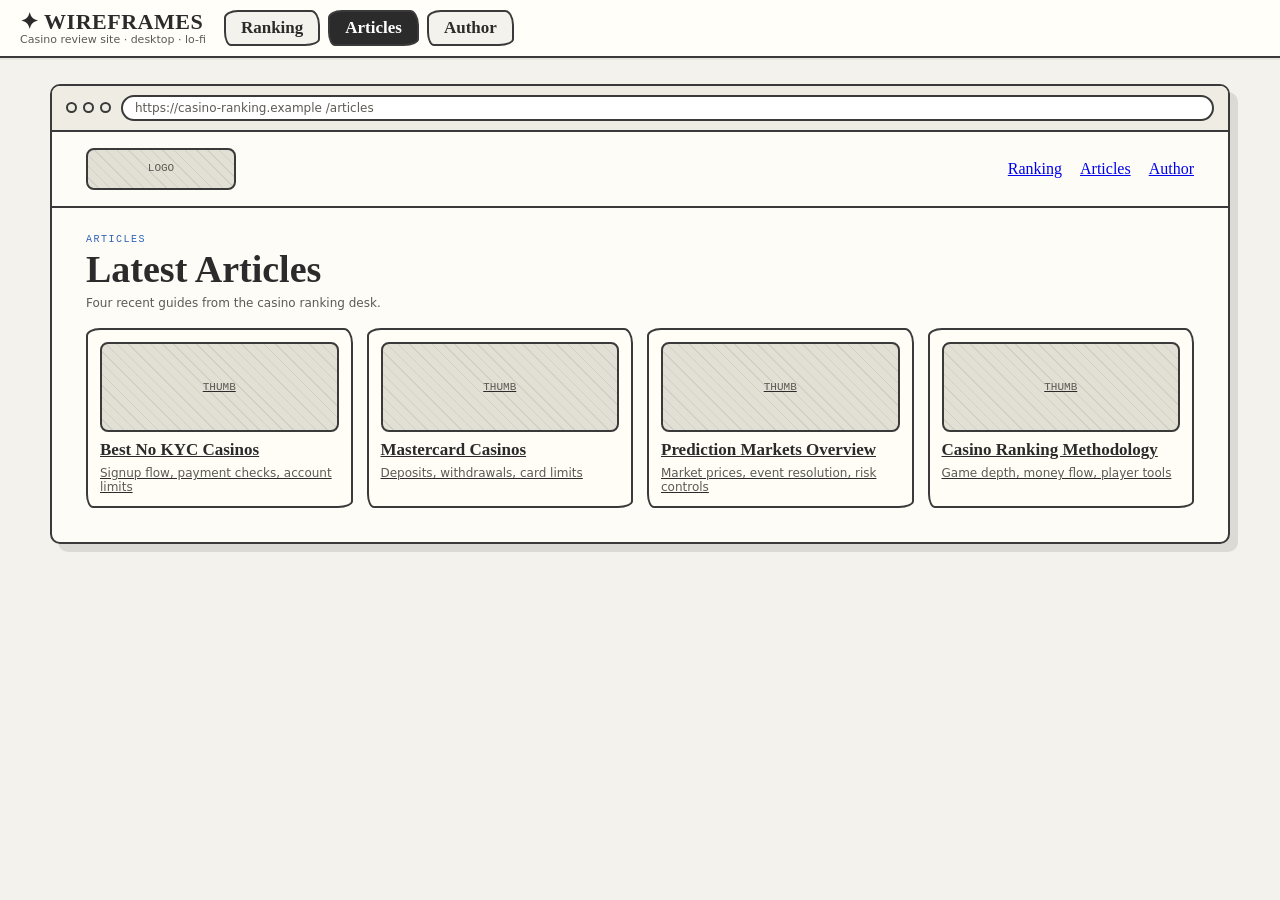
<file: articles.html>
<!DOCTYPE html>
<html lang="en">
<head>
  <meta charset="utf-8">
  <meta name="viewport" content="width=device-width, initial-scale=1">
  <title>Articles</title>
  <link rel="stylesheet" href="/style.css">
</head>
<body>
  <div class="toolbar">
    <div class="brand" style="line-height:1.05">✦ WIREFRAMES<small>Casino review site · desktop · lo-fi</small></div>
    <div class="tabs">
      <a href="/"><button class="tab">Ranking</button></a>
      <a href="/articles.html"><button class="tab active">Articles</button></a>
      <a href="/author.html"><button class="tab">Author</button></a>
    </div>
  </div>
  <div class="stage">
    <section class="page active" data-screen-label="Articles List">
      <div class="browser">
        <div class="bbar"><div class="dots"><i></i><i></i><i></i></div><div class="url">https://casino-ranking.example /articles</div></div>
        <div class="wrap between" style="padding-top:16px;padding-bottom:16px">
          <div class="ph" style="width:150px;height:42px">LOGO</div>
          <div class="row" style="gap:18px">
            <a class="hand" style="font-size:16px" href="./index.html">Ranking</a>
            <a class="hand" style="font-size:16px" href="./articles.html">Articles</a>
            <a class="hand" style="font-size:16px" href="./author.html">Author</a>
          </div>
        </div>
        <div style="border-top:2px solid var(--line)"></div>
        <main class="wrap" style="padding-top:26px;padding-bottom:34px">
          <div class="sec-label">Articles</div>
          <h1 class="wf">Latest Articles</h1>
          <p class="meta">Four recent guides from the casino ranking desk.</p>
          <div class="grid-4" style="margin-top:18px">
            <a class="box" style="padding:12px;display:block;color:inherit" href="./best-no-kyc-casinos.html">
              <div class="ph" style="height:90px;margin-bottom:8px">THUMB</div>
              <div class="hand" style="font-size:17px;font-weight:700">Best No KYC Casinos</div>
              <div class="meta">Signup flow, payment checks, account limits</div>
            </a>
            <a class="box" style="padding:12px;display:block;color:inherit" href="./mastercard-casinos.html">
              <div class="ph" style="height:90px;margin-bottom:8px">THUMB</div>
              <div class="hand" style="font-size:17px;font-weight:700">Mastercard Casinos</div>
              <div class="meta">Deposits, withdrawals, card limits</div>
            </a>
            <a class="box" style="padding:12px;display:block;color:inherit" href="./prediction-markets-overview.html">
              <div class="ph" style="height:90px;margin-bottom:8px">THUMB</div>
              <div class="hand" style="font-size:17px;font-weight:700">Prediction Markets Overview</div>
              <div class="meta">Market prices, event resolution, risk controls</div>
            </a>
            <a class="box" style="padding:12px;display:block;color:inherit" href="./casino-ranking-methodology.html">
              <div class="ph" style="height:90px;margin-bottom:8px">THUMB</div>
              <div class="hand" style="font-size:17px;font-weight:700">Casino Ranking Methodology</div>
              <div class="meta">Game depth, money flow, player tools</div>
            </a>
          </div>
        </main>
      </div>
    </section>
  </div>
</body>
</html>
</file>
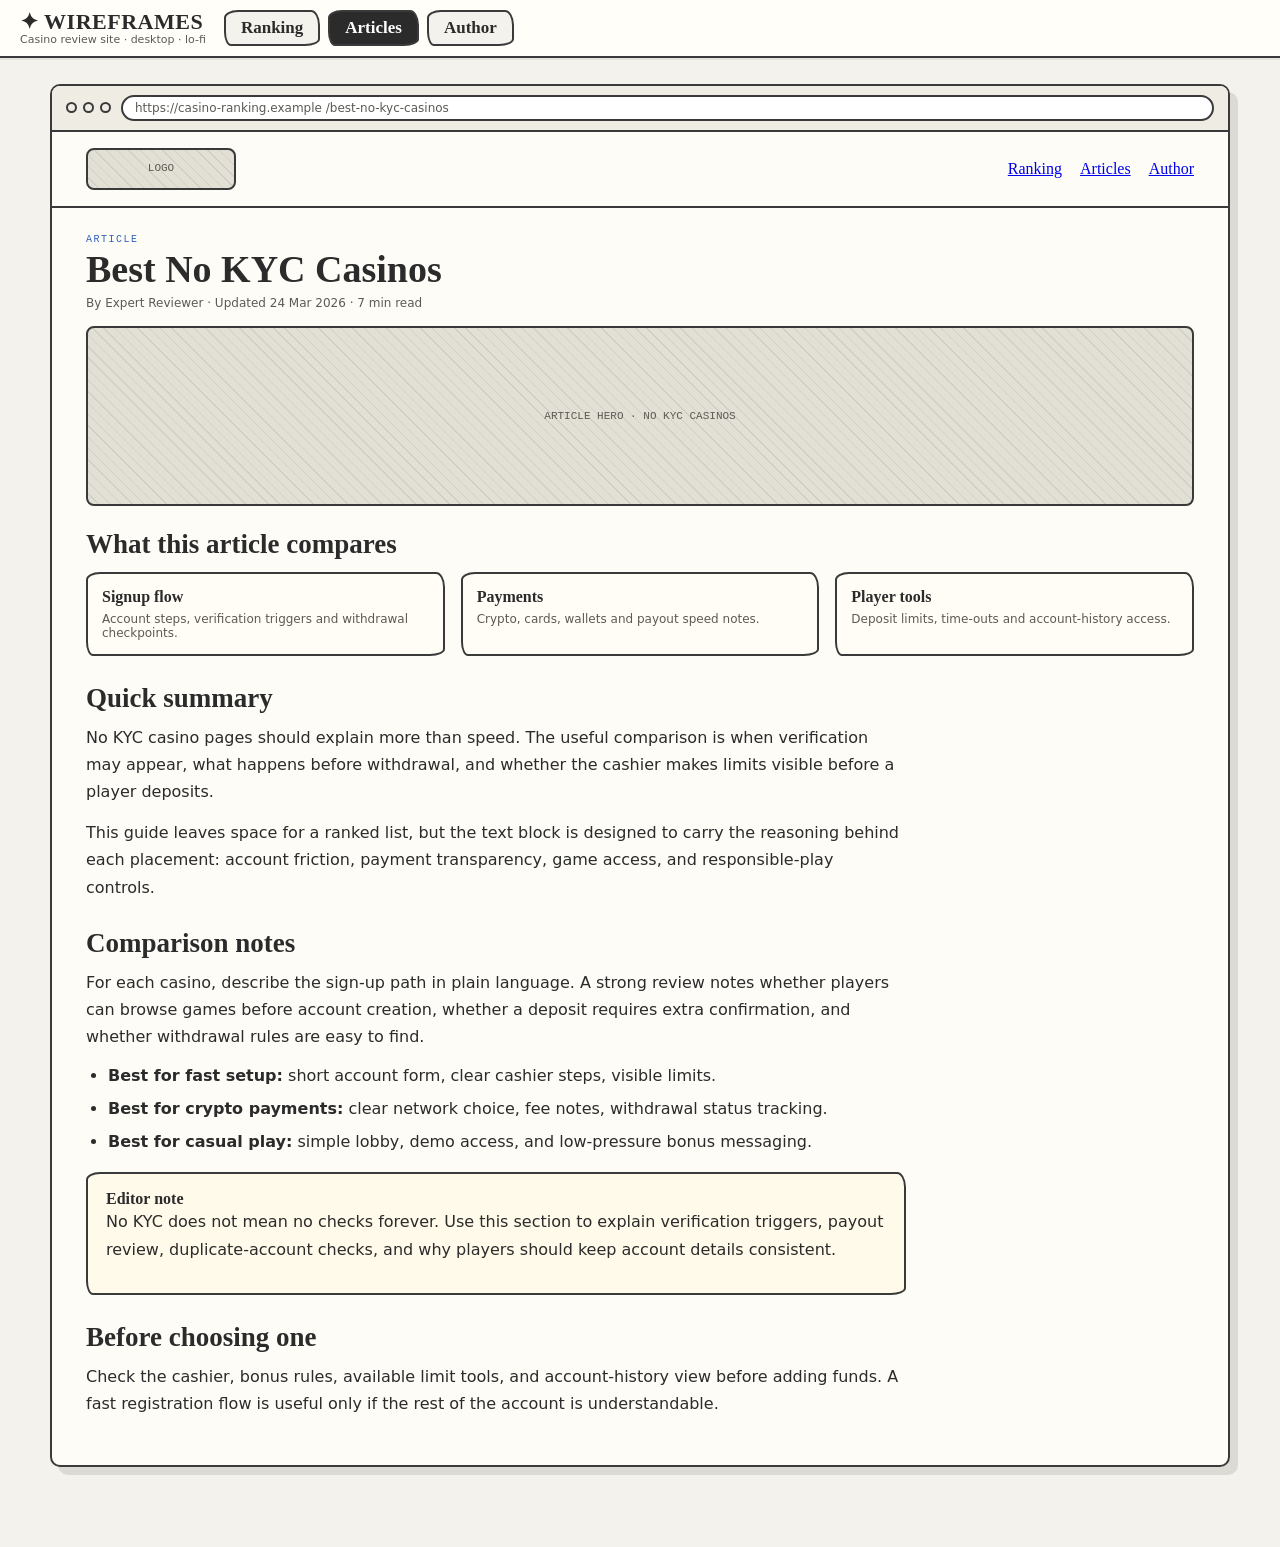
<file: best-no-kyc-casinos.html>
<!DOCTYPE html>
<html lang="en">
<head>
  <meta charset="utf-8">
  <meta name="viewport" content="width=device-width, initial-scale=1">
  <title>Best No KYC Casinos</title>
  <link rel="stylesheet" href="/style.css">
</head>
<body>
  <div class="toolbar">
    <div class="brand" style="line-height:1.05">✦ WIREFRAMES<small>Casino review site · desktop · lo-fi</small></div>
    <div class="tabs">
      <a href="/"><button class="tab">Ranking</button></a>
      <a href="/articles.html"><button class="tab active">Articles</button></a>
      <a href="/author.html"><button class="tab">Author</button></a>
    </div>
  </div>
  <div class="stage">
    <section class="page active">
      <div class="browser">
        <div class="bbar"><div class="dots"><i></i><i></i><i></i></div><div class="url">https://casino-ranking.example /best-no-kyc-casinos</div></div>
        <div class="wrap between" style="padding-top:16px;padding-bottom:16px">
          <div class="ph" style="width:150px;height:42px">LOGO</div>
          <div class="row" style="gap:18px">
            <a class="hand" style="font-size:16px" href="./index.html">Ranking</a>
            <a class="hand" style="font-size:16px" href="./articles.html">Articles</a>
            <a class="hand" style="font-size:16px" href="./author.html">Author</a>
          </div>
        </div>
        <div style="border-top:2px solid var(--line)"></div>
        <main class="wrap" style="padding-top:26px;padding-bottom:34px">
          <div class="sec-label">Article</div>
          <h1 class="wf">Best No KYC Casinos</h1>
          <p class="meta">By Expert Reviewer · Updated 24 Mar 2026 · 7 min read</p>
          <div class="ph hero" style="height:180px;margin-top:16px">ARTICLE HERO · NO KYC CASINOS</div>
          <h2 class="wf" style="margin-top:24px">What this article compares</h2>
          <div class="grid-3" style="margin-top:12px">
            <div class="box" style="padding:14px"><div class="hand" style="font-weight:700">Signup flow</div><p class="meta">Account steps, verification triggers and withdrawal checkpoints.</p></div>
            <div class="box" style="padding:14px"><div class="hand" style="font-weight:700">Payments</div><p class="meta">Crypto, cards, wallets and payout speed notes.</p></div>
            <div class="box" style="padding:14px"><div class="hand" style="font-weight:700">Player tools</div><p class="meta">Deposit limits, time-outs and account-history access.</p></div>
          </div>
          <article class="article-body">
            <section class="article-section">
              <h2 class="wf">Quick summary</h2>
              <p>No KYC casino pages should explain more than speed. The useful comparison is when verification may appear, what happens before withdrawal, and whether the cashier makes limits visible before a player deposits.</p>
              <p>This guide leaves space for a ranked list, but the text block is designed to carry the reasoning behind each placement: account friction, payment transparency, game access, and responsible-play controls.</p>
            </section>
            <section class="article-section">
              <h2 class="wf">Comparison notes</h2>
              <p>For each casino, describe the sign-up path in plain language. A strong review notes whether players can browse games before account creation, whether a deposit requires extra confirmation, and whether withdrawal rules are easy to find.</p>
              <ul class="article-list">
                <li><strong>Best for fast setup:</strong> short account form, clear cashier steps, visible limits.</li>
                <li><strong>Best for crypto payments:</strong> clear network choice, fee notes, withdrawal status tracking.</li>
                <li><strong>Best for casual play:</strong> simple lobby, demo access, and low-pressure bonus messaging.</li>
              </ul>
            </section>
            <div class="article-note">
              <div class="hand" style="font-weight:700">Editor note</div>
              <p>No KYC does not mean no checks forever. Use this section to explain verification triggers, payout review, duplicate-account checks, and why players should keep account details consistent.</p>
            </div>
            <section class="article-section">
              <h2 class="wf">Before choosing one</h2>
              <p>Check the cashier, bonus rules, available limit tools, and account-history view before adding funds. A fast registration flow is useful only if the rest of the account is understandable.</p>
            </section>
          </article>
        </main>
      </div>
    </section>
  </div>
</body>
</html>
</file>
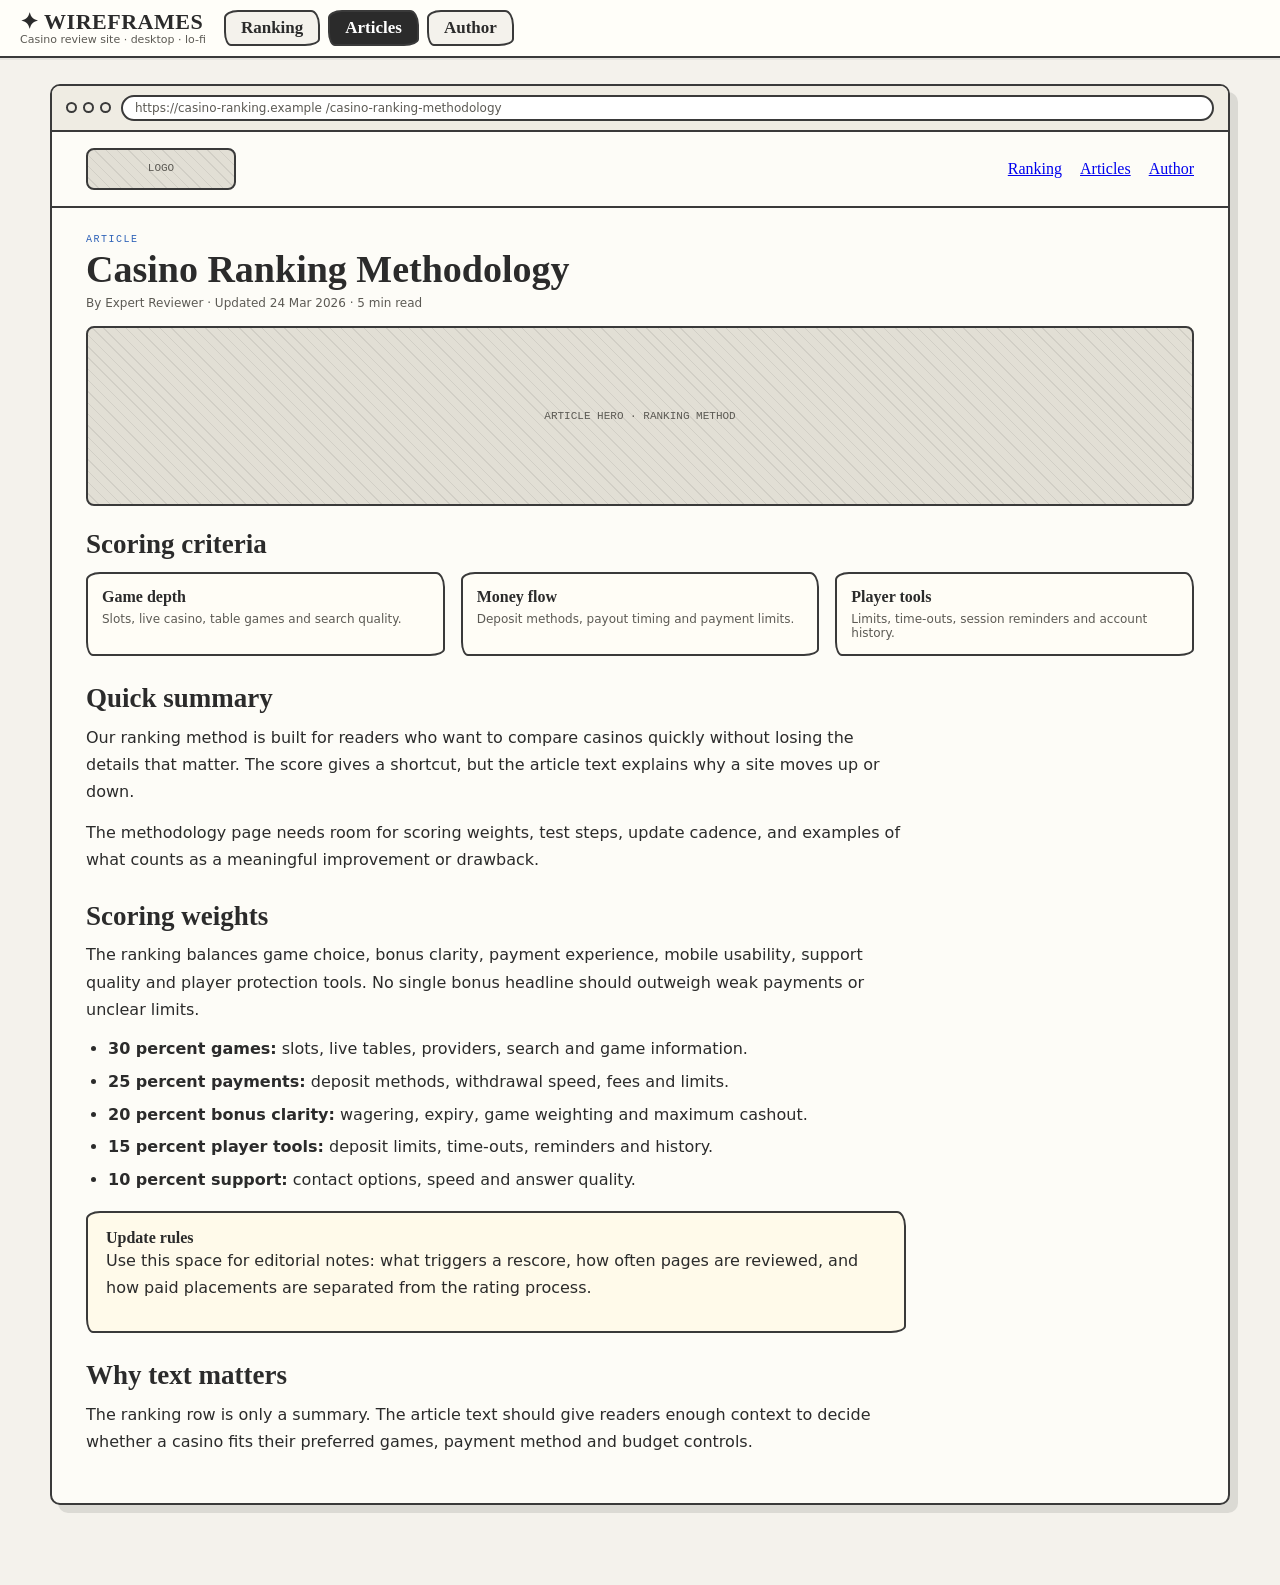
<file: casino-ranking-methodology.html>
<!DOCTYPE html>
<html lang="en">
<head>
  <meta charset="utf-8">
  <meta name="viewport" content="width=device-width, initial-scale=1">
  <title>Casino Ranking Methodology</title>
  <link rel="stylesheet" href="/style.css">
</head>
<body>
  <div class="toolbar">
    <div class="brand" style="line-height:1.05">✦ WIREFRAMES<small>Casino review site · desktop · lo-fi</small></div>
    <div class="tabs">
      <a href="/"><button class="tab">Ranking</button></a>
      <a href="/articles.html"><button class="tab active">Articles</button></a>
      <a href="/author.html"><button class="tab">Author</button></a>
    </div>
  </div>
  <div class="stage"><section class="page active"><div class="browser">
    <div class="bbar"><div class="dots"><i></i><i></i><i></i></div><div class="url">https://casino-ranking.example /casino-ranking-methodology</div></div>
    <div class="wrap between" style="padding-top:16px;padding-bottom:16px">
      <div class="ph" style="width:150px;height:42px">LOGO</div>
      <div class="row" style="gap:18px"><a class="hand" style="font-size:16px" href="./index.html">Ranking</a><a class="hand" style="font-size:16px" href="./articles.html">Articles</a><a class="hand" style="font-size:16px" href="./author.html">Author</a></div>
    </div>
    <div style="border-top:2px solid var(--line)"></div>
    <main class="wrap" style="padding-top:26px;padding-bottom:34px">
      <div class="sec-label">Article</div>
      <h1 class="wf">Casino Ranking Methodology</h1>
      <p class="meta">By Expert Reviewer · Updated 24 Mar 2026 · 5 min read</p>
      <div class="ph hero" style="height:180px;margin-top:16px">ARTICLE HERO · RANKING METHOD</div>
      <h2 class="wf" style="margin-top:24px">Scoring criteria</h2>
      <div class="grid-3" style="margin-top:12px">
        <div class="box" style="padding:14px"><div class="hand" style="font-weight:700">Game depth</div><p class="meta">Slots, live casino, table games and search quality.</p></div>
        <div class="box" style="padding:14px"><div class="hand" style="font-weight:700">Money flow</div><p class="meta">Deposit methods, payout timing and payment limits.</p></div>
        <div class="box" style="padding:14px"><div class="hand" style="font-weight:700">Player tools</div><p class="meta">Limits, time-outs, session reminders and account history.</p></div>
      </div>
      <article class="article-body">
        <section class="article-section">
          <h2 class="wf">Quick summary</h2>
          <p>Our ranking method is built for readers who want to compare casinos quickly without losing the details that matter. The score gives a shortcut, but the article text explains why a site moves up or down.</p>
          <p>The methodology page needs room for scoring weights, test steps, update cadence, and examples of what counts as a meaningful improvement or drawback.</p>
        </section>
        <section class="article-section">
          <h2 class="wf">Scoring weights</h2>
          <p>The ranking balances game choice, bonus clarity, payment experience, mobile usability, support quality and player protection tools. No single bonus headline should outweigh weak payments or unclear limits.</p>
          <ul class="article-list">
            <li><strong>30 percent games:</strong> slots, live tables, providers, search and game information.</li>
            <li><strong>25 percent payments:</strong> deposit methods, withdrawal speed, fees and limits.</li>
            <li><strong>20 percent bonus clarity:</strong> wagering, expiry, game weighting and maximum cashout.</li>
            <li><strong>15 percent player tools:</strong> deposit limits, time-outs, reminders and history.</li>
            <li><strong>10 percent support:</strong> contact options, speed and answer quality.</li>
          </ul>
        </section>
        <div class="article-note">
          <div class="hand" style="font-weight:700">Update rules</div>
          <p>Use this space for editorial notes: what triggers a rescore, how often pages are reviewed, and how paid placements are separated from the rating process.</p>
        </div>
        <section class="article-section">
          <h2 class="wf">Why text matters</h2>
          <p>The ranking row is only a summary. The article text should give readers enough context to decide whether a casino fits their preferred games, payment method and budget controls.</p>
        </section>
      </article>
    </main>
  </div></section></div>
</body>
</html>
</file>
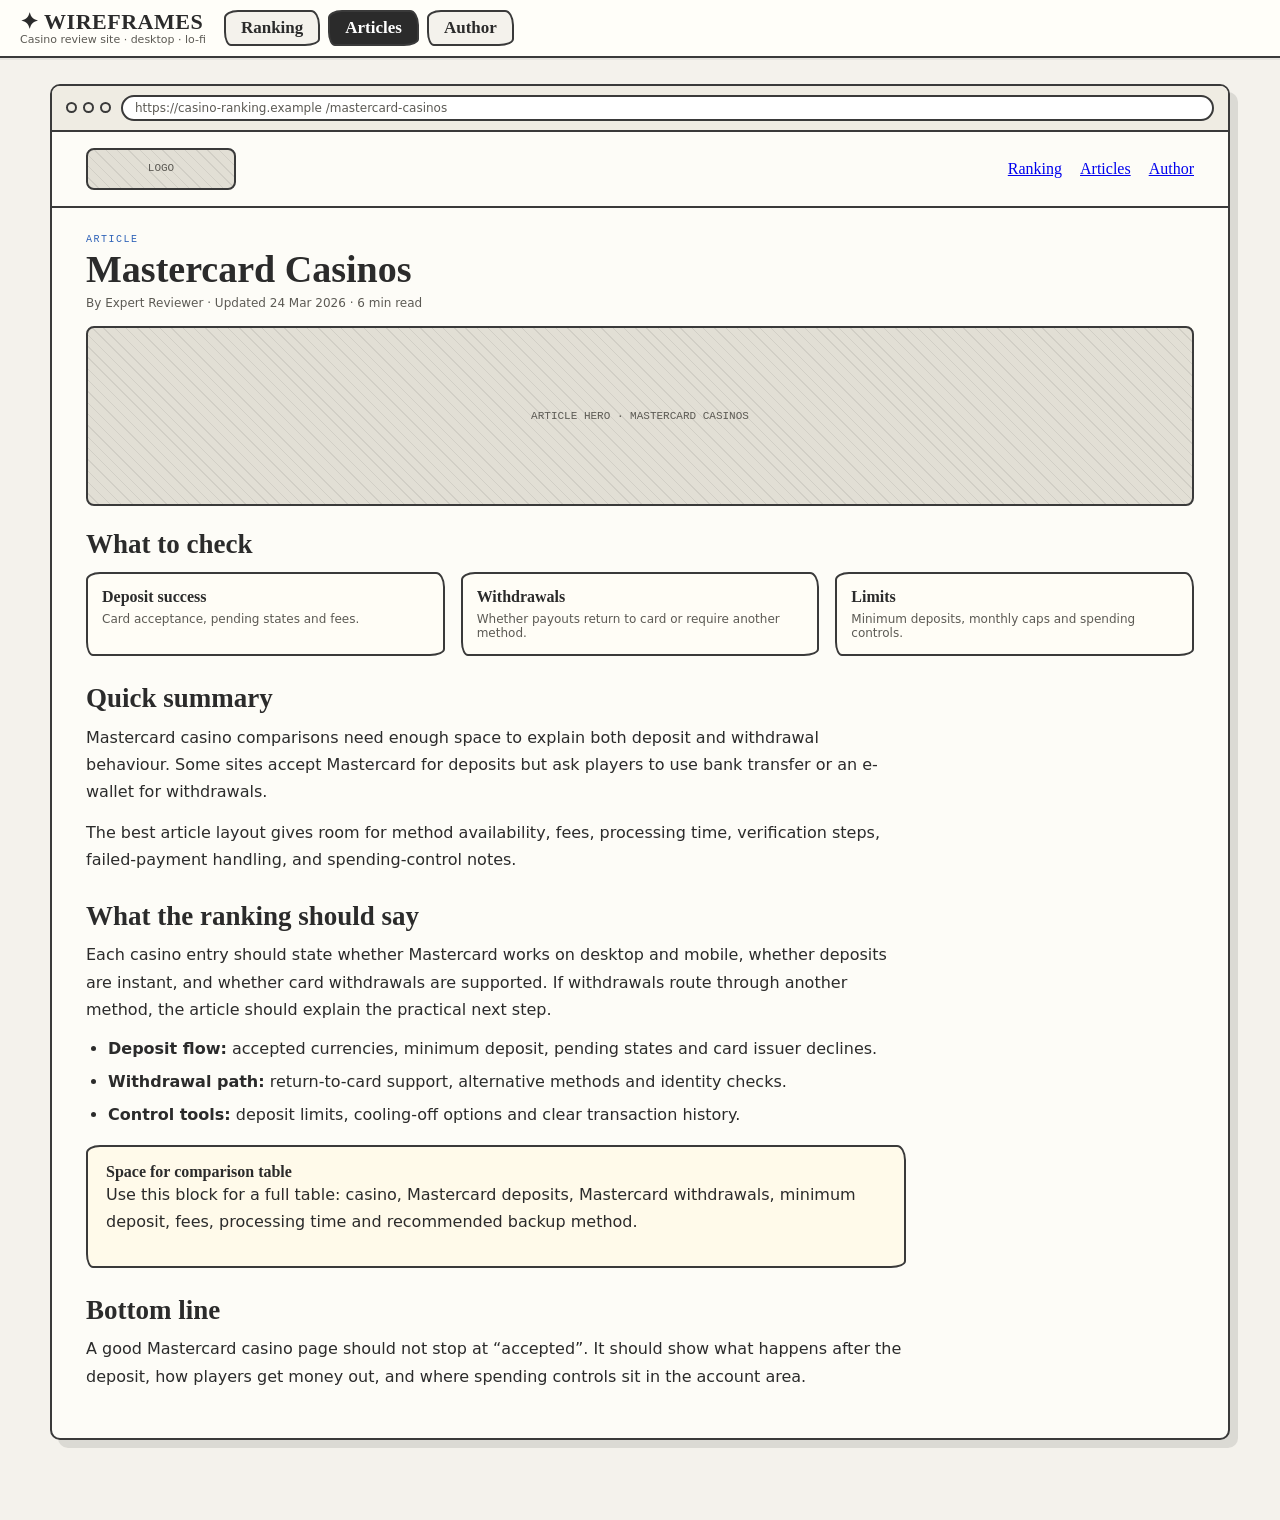
<file: mastercard-casinos.html>
<!DOCTYPE html>
<html lang="en">
<head>
  <meta charset="utf-8">
  <meta name="viewport" content="width=device-width, initial-scale=1">
  <title>Mastercard Casinos</title>
  <link rel="stylesheet" href="/style.css">
</head>
<body>
  <div class="toolbar">
    <div class="brand" style="line-height:1.05">✦ WIREFRAMES<small>Casino review site · desktop · lo-fi</small></div>
    <div class="tabs">
      <a href="/"><button class="tab">Ranking</button></a>
      <a href="/articles.html"><button class="tab active">Articles</button></a>
      <a href="/author.html"><button class="tab">Author</button></a>
    </div>
  </div>
  <div class="stage"><section class="page active"><div class="browser">
    <div class="bbar"><div class="dots"><i></i><i></i><i></i></div><div class="url">https://casino-ranking.example /mastercard-casinos</div></div>
    <div class="wrap between" style="padding-top:16px;padding-bottom:16px">
      <div class="ph" style="width:150px;height:42px">LOGO</div>
      <div class="row" style="gap:18px"><a class="hand" style="font-size:16px" href="./index.html">Ranking</a><a class="hand" style="font-size:16px" href="./articles.html">Articles</a><a class="hand" style="font-size:16px" href="./author.html">Author</a></div>
    </div>
    <div style="border-top:2px solid var(--line)"></div>
    <main class="wrap" style="padding-top:26px;padding-bottom:34px">
      <div class="sec-label">Article</div>
      <h1 class="wf">Mastercard Casinos</h1>
      <p class="meta">By Expert Reviewer · Updated 24 Mar 2026 · 6 min read</p>
      <div class="ph hero" style="height:180px;margin-top:16px">ARTICLE HERO · MASTERCARD CASINOS</div>
      <h2 class="wf" style="margin-top:24px">What to check</h2>
      <div class="grid-3" style="margin-top:12px">
        <div class="box" style="padding:14px"><div class="hand" style="font-weight:700">Deposit success</div><p class="meta">Card acceptance, pending states and fees.</p></div>
        <div class="box" style="padding:14px"><div class="hand" style="font-weight:700">Withdrawals</div><p class="meta">Whether payouts return to card or require another method.</p></div>
        <div class="box" style="padding:14px"><div class="hand" style="font-weight:700">Limits</div><p class="meta">Minimum deposits, monthly caps and spending controls.</p></div>
      </div>
      <article class="article-body">
        <section class="article-section">
          <h2 class="wf">Quick summary</h2>
          <p>Mastercard casino comparisons need enough space to explain both deposit and withdrawal behaviour. Some sites accept Mastercard for deposits but ask players to use bank transfer or an e-wallet for withdrawals.</p>
          <p>The best article layout gives room for method availability, fees, processing time, verification steps, failed-payment handling, and spending-control notes.</p>
        </section>
        <section class="article-section">
          <h2 class="wf">What the ranking should say</h2>
          <p>Each casino entry should state whether Mastercard works on desktop and mobile, whether deposits are instant, and whether card withdrawals are supported. If withdrawals route through another method, the article should explain the practical next step.</p>
          <ul class="article-list">
            <li><strong>Deposit flow:</strong> accepted currencies, minimum deposit, pending states and card issuer declines.</li>
            <li><strong>Withdrawal path:</strong> return-to-card support, alternative methods and identity checks.</li>
            <li><strong>Control tools:</strong> deposit limits, cooling-off options and clear transaction history.</li>
          </ul>
        </section>
        <div class="article-note">
          <div class="hand" style="font-weight:700">Space for comparison table</div>
          <p>Use this block for a full table: casino, Mastercard deposits, Mastercard withdrawals, minimum deposit, fees, processing time and recommended backup method.</p>
        </div>
        <section class="article-section">
          <h2 class="wf">Bottom line</h2>
          <p>A good Mastercard casino page should not stop at “accepted”. It should show what happens after the deposit, how players get money out, and where spending controls sit in the account area.</p>
        </section>
      </article>
    </main>
  </div></section></div>
</body>
</html>
</file>
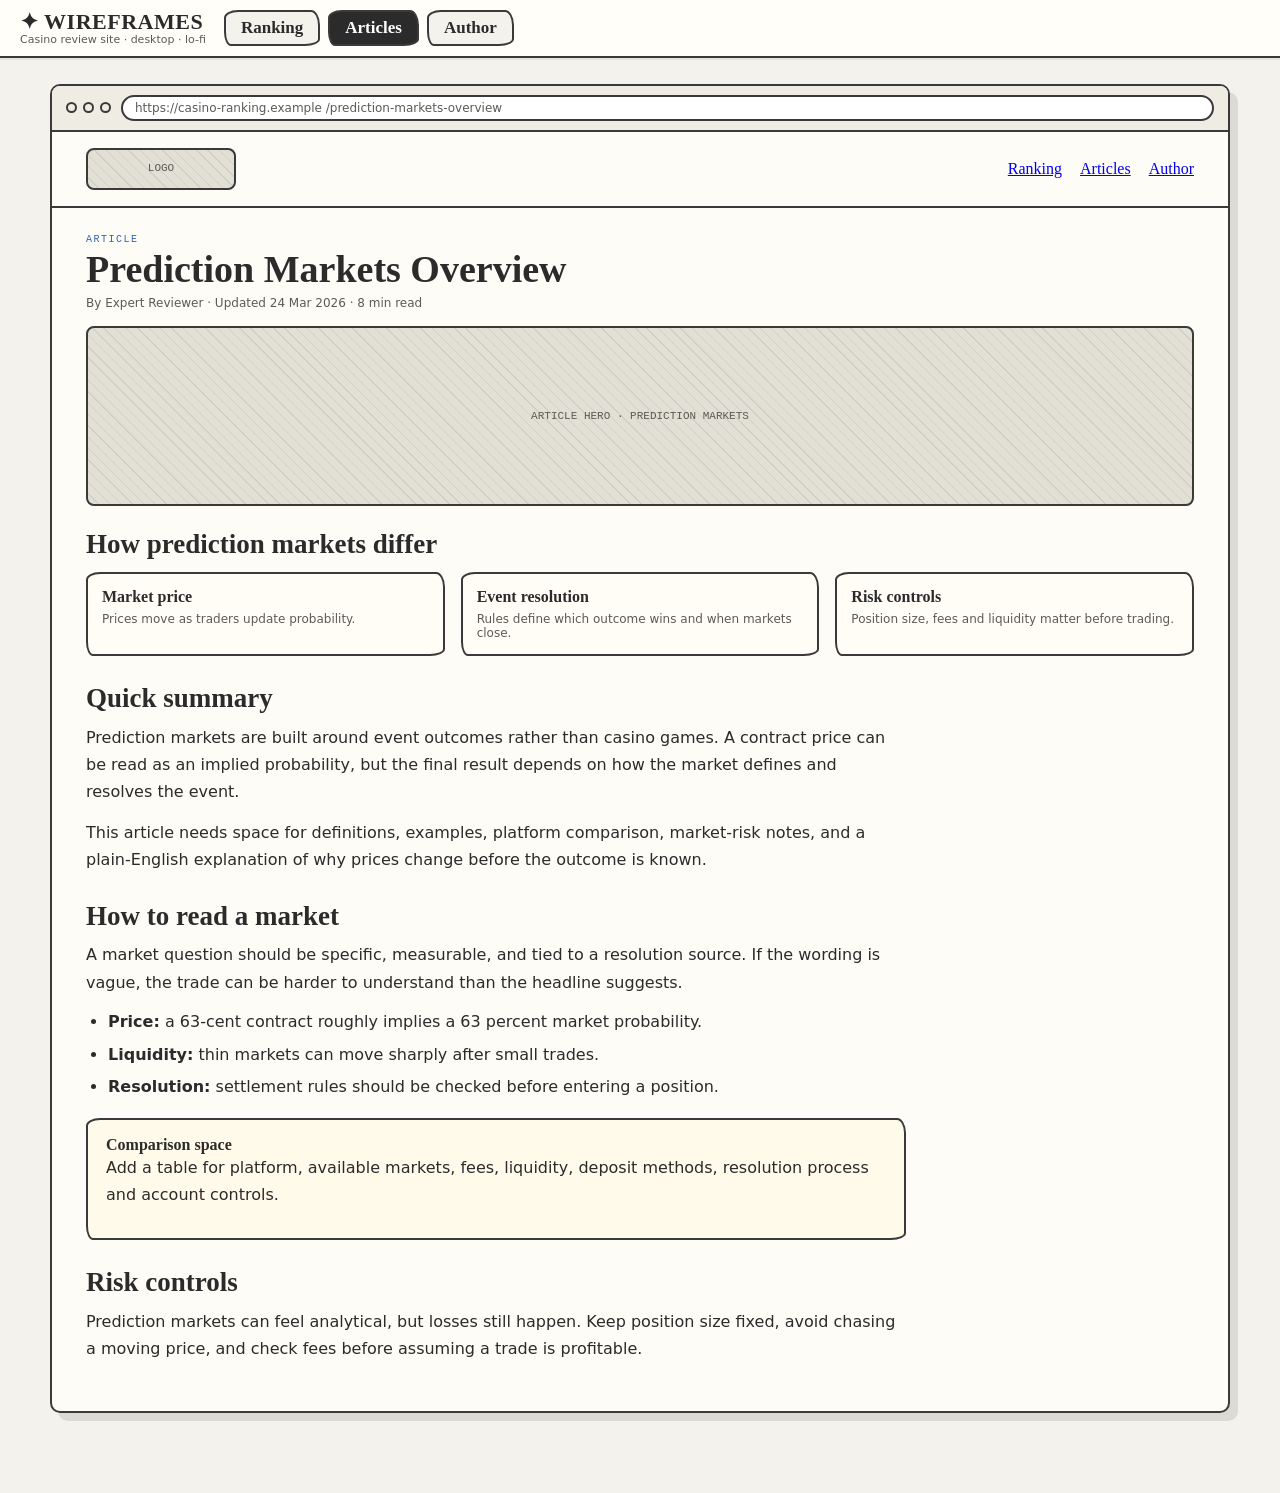
<file: prediction-markets-overview.html>
<!DOCTYPE html>
<html lang="en">
<head>
  <meta charset="utf-8">
  <meta name="viewport" content="width=device-width, initial-scale=1">
  <title>Prediction Markets Overview</title>
  <link rel="stylesheet" href="/style.css">
</head>
<body>
  <div class="toolbar">
    <div class="brand" style="line-height:1.05">✦ WIREFRAMES<small>Casino review site · desktop · lo-fi</small></div>
    <div class="tabs">
      <a href="/"><button class="tab">Ranking</button></a>
      <a href="/articles.html"><button class="tab active">Articles</button></a>
      <a href="/author.html"><button class="tab">Author</button></a>
    </div>
  </div>
  <div class="stage"><section class="page active"><div class="browser">
    <div class="bbar"><div class="dots"><i></i><i></i><i></i></div><div class="url">https://casino-ranking.example /prediction-markets-overview</div></div>
    <div class="wrap between" style="padding-top:16px;padding-bottom:16px">
      <div class="ph" style="width:150px;height:42px">LOGO</div>
      <div class="row" style="gap:18px"><a class="hand" style="font-size:16px" href="./index.html">Ranking</a><a class="hand" style="font-size:16px" href="./articles.html">Articles</a><a class="hand" style="font-size:16px" href="./author.html">Author</a></div>
    </div>
    <div style="border-top:2px solid var(--line)"></div>
    <main class="wrap" style="padding-top:26px;padding-bottom:34px">
      <div class="sec-label">Article</div>
      <h1 class="wf">Prediction Markets Overview</h1>
      <p class="meta">By Expert Reviewer · Updated 24 Mar 2026 · 8 min read</p>
      <div class="ph hero" style="height:180px;margin-top:16px">ARTICLE HERO · PREDICTION MARKETS</div>
      <h2 class="wf" style="margin-top:24px">How prediction markets differ</h2>
      <div class="grid-3" style="margin-top:12px">
        <div class="box" style="padding:14px"><div class="hand" style="font-weight:700">Market price</div><p class="meta">Prices move as traders update probability.</p></div>
        <div class="box" style="padding:14px"><div class="hand" style="font-weight:700">Event resolution</div><p class="meta">Rules define which outcome wins and when markets close.</p></div>
        <div class="box" style="padding:14px"><div class="hand" style="font-weight:700">Risk controls</div><p class="meta">Position size, fees and liquidity matter before trading.</p></div>
      </div>
      <article class="article-body">
        <section class="article-section">
          <h2 class="wf">Quick summary</h2>
          <p>Prediction markets are built around event outcomes rather than casino games. A contract price can be read as an implied probability, but the final result depends on how the market defines and resolves the event.</p>
          <p>This article needs space for definitions, examples, platform comparison, market-risk notes, and a plain-English explanation of why prices change before the outcome is known.</p>
        </section>
        <section class="article-section">
          <h2 class="wf">How to read a market</h2>
          <p>A market question should be specific, measurable, and tied to a resolution source. If the wording is vague, the trade can be harder to understand than the headline suggests.</p>
          <ul class="article-list">
            <li><strong>Price:</strong> a 63-cent contract roughly implies a 63 percent market probability.</li>
            <li><strong>Liquidity:</strong> thin markets can move sharply after small trades.</li>
            <li><strong>Resolution:</strong> settlement rules should be checked before entering a position.</li>
          </ul>
        </section>
        <div class="article-note">
          <div class="hand" style="font-weight:700">Comparison space</div>
          <p>Add a table for platform, available markets, fees, liquidity, deposit methods, resolution process and account controls.</p>
        </div>
        <section class="article-section">
          <h2 class="wf">Risk controls</h2>
          <p>Prediction markets can feel analytical, but losses still happen. Keep position size fixed, avoid chasing a moving price, and check fees before assuming a trade is profitable.</p>
        </section>
      </article>
    </main>
  </div></section></div>
</body>
</html>
</file>
<file: style.css>
:root {
    --ink: #2b2b2b;
    --ink-soft: #5c5a54;
    --line: #3a3a3a;
    --paper: #f4f2ec;
    --paper-2: #eceae1;
    --fill: #e2dfd5;
    --accent: #2f63b8;
    --accent-soft: #dbe6f6;
    --hi: #ffe89e;
    --hand: "Gaegu", "Comic Sans MS", cursive;
    --ui: "Atkinson Hyperlegible", system-ui, sans-serif;
    --r: 14px 9px 15px 7px/8px 15px 7px 14px
}

* {
    box-sizing: border-box
}

html,
body {
    margin: 0;
    padding: 0
}

body {
    background: var(--paper);
    color: var(--ink);
    font-family: var(--ui);
    -webkit-font-smoothing: antialiased
}

.toolbar {
    position: sticky;
    top: 0;
    z-index: 50;
    display: flex;
    align-items: center;
    gap: 18px;
    flex-wrap: wrap;
    padding: 10px 20px;
    background: #fffef9;
    border-bottom: 2px solid var(--line);
    box-shadow: 0 2px 0 rgba(0, 0, 0, .06)
}

.toolbar .brand {
    font-family: var(--hand);
    font-weight: 700;
    font-size: 22px;
    letter-spacing: .5px
}

.toolbar .brand small {
    display: block;
    font-family: var(--ui);
    font-weight: 400;
    font-size: 11px;
    color: var(--ink-soft);
    letter-spacing: 0
}

.tabs {
    display: flex;
    gap: 8px;
    flex-wrap: wrap
}

.tab {
    font-family: var(--hand);
    font-size: 17px;
    font-weight: 700;
    white-space: nowrap;
    padding: 6px 15px;
    border: 2px solid var(--line);
    border-radius: var(--r);
    background: var(--paper);
    cursor: pointer;
    color: var(--ink);
    line-height: 1.15
}

.tab:hover {
    background: var(--paper-2)
}

.tab.active {
    background: var(--ink);
    color: #fff
}

.toolbar .spacer {
    flex: 1
}

.toggle {
    display: flex;
    align-items: center;
    gap: 7px;
    font-family: var(--hand);
    font-size: 16px;
    cursor: pointer;
    user-select: none
}

.toggle input {
    width: 16px;
    height: 16px;
    accent-color: var(--accent)
}

.stage {
    display: flex;
    justify-content: center;
    padding: 26px 18px 80px
}

.page {
    display: none;
    width: 100%;
    max-width: 1180px
}

.page.active {
    display: block
}

.browser {
    border: 2.5px solid var(--line);
    border-radius: 10px;
    overflow: hidden;
    background: #fdfcf7;
    box-shadow: 8px 8px 0 rgba(43, 43, 43, .12)
}

.bbar {
    display: flex;
    align-items: center;
    gap: 10px;
    padding: 9px 14px;
    border-bottom: 2px solid var(--line);
    background: #efece3
}

.dots {
    display: flex;
    gap: 6px
}

.dots i {
    width: 11px;
    height: 11px;
    border: 2px solid var(--line);
    border-radius: 50%;
    display: block
}

.url {
    flex: 1;
    border: 2px solid var(--line);
    border-radius: 20px;
    padding: 4px 12px;
    background: #fff;
    font-family: var(--ui);
    font-size: 12px;
    color: var(--ink-soft)
}

.wrap {
    padding: 0 34px
}

.ph {
    background: repeating-linear-gradient(45deg, transparent, transparent 7px, rgba(43, 43, 43, .09) 7px, rgba(43, 43, 43, .09) 8px), var(--fill);
    border: 2px solid var(--line);
    border-radius: 8px;
    display: flex;
    align-items: center;
    justify-content: center;
    text-align: center;
    font-family: "Courier New", monospace;
    font-size: 11px;
    color: var(--ink-soft);
    padding: 6px;
    line-height: 1.3
}

.ph.r {
    border-radius: var(--r)
}

.ph.circle {
    border-radius: 50%
}

.line {
    height: 9px;
    background: var(--fill);
    border-radius: 5px;
    margin: 7px 0
}

.line.sh {
    width: 55%
}

.line.md {
    width: 75%
}

.line.lg {
    width: 92%
}

.hand {
    font-family: var(--hand)
}

h1.wf,
h2.wf,
h3.wf {
    font-family: var(--hand);
    margin: 0;
    line-height: 1.1;
    color: var(--ink)
}

h1.wf {
    font-size: 38px
}

h2.wf {
    font-size: 27px
}

h3.wf {
    font-size: 20px
}

.meta {
    font-size: 12px;
    color: var(--ink-soft);
    margin: 6px 0 0
}

.btn {
    font-family: var(--hand);
    font-weight: 700;
    font-size: 17px;
    background: var(--accent);
    color: #fff;
    border: 2px solid #244f93;
    border-radius: var(--r);
    padding: 8px 18px;
    cursor: pointer;
    white-space: nowrap;
    box-shadow: 2px 2px 0#244f93
}

.btn.ghost {
    background: transparent;
    color: var(--accent);
    box-shadow: none;
    border-color: var(--accent)
}

.btn.dark {
    background: var(--ink);
    border-color: #000;
    box-shadow: 2px 2px 0#000
}

.chip {
    font-family: var(--hand);
    font-size: 15px;
    border: 2px solid var(--line);
    border-radius: 20px;
    padding: 3px 13px;
    background: var(--paper);
    cursor: pointer;
    white-space: nowrap
}

.chip.on {
    background: var(--accent-soft);
    border-color: var(--accent)
}

.stars {
    font-size: 16px;
    letter-spacing: 1px;
    color: #caa53a
}

.score {
    font-family: var(--hand);
    font-weight: 700
}

.box {
    border: 2px solid var(--line);
    border-radius: var(--r);
    background: #fffdf6
}

.disclosure {
    font-size: 11px;
    color: var(--ink-soft);
    border: 1.5px dashed var(--line);
    border-radius: 6px;
    padding: 5px 10px;
    display: inline-block
}

.hr {
    height: 0;
    border: 0;
    border-top: 2.5px solid var(--line);
    opacity: .5;
    margin: 30px 0;
    border-radius: 2px
}

.sec-label {
    font-family: "Courier New", monospace;
    font-size: 10px;
    letter-spacing: 1.5px;
    text-transform: uppercase;
    color: var(--accent);
    margin: 0 0 4px
}

.rank-row {
    display: grid;
    grid-template-columns: 46px 130px 1fr 150px 120px 150px;
    gap: 16px;
    align-items: center;
    border: 2px solid var(--line);
    border-radius: var(--r);
    background: #fffdf6;
    padding: 14px 16px;
    margin: 12px 0;
    position: relative
}

.rank-row.top {
    background: #fffaea;
    border-color: #caa53a;
    border-width: 2.5px
}

.rank-num {
    font-family: var(--hand);
    font-weight: 700;
    font-size: 30px;
    text-align: center
}

.ribbon {
    position: absolute;
    top: -13px;
    left: 14px;
    background: var(--hi);
    border: 2px solid var(--line);
    border-radius: 6px;
    font-family: var(--hand);
    font-weight: 700;
    font-size: 12px;
    padding: 1px 9px
}

.rr-bonus {
    font-family: var(--hand)
}

.rr-bonus b {
    font-size: 18px
}

.rr-feat {
    font-size: 12px;
    color: var(--ink-soft);
    line-height: 1.5
}

.anno {
    font-family: var(--hand);
    font-size: 14px;
    color: var(--accent);
    border: 2px dashed var(--accent);
    background: #fff;
    border-radius: var(--r);
    padding: 4px 11px;
    display: inline-block;
    position: relative
}

.anno-wrap {
    display: none;
    margin: 8px 0
}

body.show-anno .anno-wrap {
    display: block
}

.anno-side {
    display: none
}

body.show-anno .anno-side {
    display: flex;
    align-items: center;
    gap: 8px
}

.grid-3 {
    display: grid;
    grid-template-columns: repeat(3, 1fr);
    gap: 16px
}

.grid-4 {
    display: grid;
    grid-template-columns: repeat(4, 1fr);
    gap: 14px
}

.grid-2 {
    display: grid;
    grid-template-columns: 1fr 1fr;
    gap: 18px
}

.row {
    display: flex;
    gap: 14px;
    align-items: center
}

.between {
    display: flex;
    justify-content: space-between;
    align-items: center;
    gap: 14px
}

.faq-item {
    border: 2px solid var(--line);
    border-radius: var(--r);
    background: #fffdf6;
    margin: 10px 0;
    overflow: hidden
}

.faq-q {
    display: flex;
    justify-content: space-between;
    align-items: center;
    gap: 10px;
    padding: 12px 16px;
    cursor: pointer;
    font-family: var(--hand);
    font-weight: 700;
    font-size: 18px
}

.faq-q .pm {
    font-size: 24px;
    line-height: 1
}

.faq-a {
    padding: 0 16px;
    max-height: 0;
    overflow: hidden;
    transition: max-height .25s, padding .25s
}

.faq-item.open .faq-a {
    max-height: 200px;
    padding: 0 16px 14px
}

.wf-footer {
    background: #efece3;
    border-top: 2px solid var(--line);
    padding: 26px 34px
}

.foot-cols {
    display: grid;
    grid-template-columns: 1.4fr 1fr 1fr 1fr;
    gap: 24px
}

.foot-cols a {
    display: block;
    font-size: 13px;
    color: var(--ink-soft);
    text-decoration: none;
    margin: 6px 0
}

.foot-cols a:hover {
    color: var(--accent)
}

.toc {
    display: flex;
    gap: 8px;
    flex-wrap: wrap;
    background: #efece3;
    border-top: 2px solid var(--line);
    border-bottom: 2px solid var(--line);
    padding: 9px 34px;
    font-family: var(--hand);
    font-size: 15px
}

.toc a {
    color: var(--ink);
    text-decoration: none;
    padding: 2px 8px;
    border-radius: 5px
}

.toc a:hover {
    background: var(--accent-soft)
}

.breadcrumb {
    font-size: 12px;
    color: var(--ink-soft);
    padding: 14px 34px 0
}

.breadcrumb b {
    color: var(--ink)
}

.quickfacts {
    width: 100%;
    border-collapse: collapse;
    font-size: 13px
}

.quickfacts td {
    border-bottom: 1.5px dashed var(--line);
    padding: 7px 4px
}

.quickfacts td:first-child {
    color: var(--ink-soft);
    width: 46%
}

.quickfacts td:last-child {
    font-family: var(--hand);
    font-size: 15px
}

.bar {
    height: 10px;
    background: var(--fill);
    border: 1.5px solid var(--line);
    border-radius: 6px;
    overflow: hidden
}

.bar>i {
    display: block;
    height: 100%;
    background: var(--accent)
}

.subnav {
    display: flex;
    align-items: center;
    gap: 10px;
    flex-wrap: wrap;
    margin-bottom: 16px
}

.subnav-label {
    font-family: "Courier New", monospace;
    font-size: 11px;
    letter-spacing: 1px;
    color: var(--ink-soft);
    text-transform: uppercase
}

.subtab {
    font-family: var(--hand);
    font-size: 17px;
    font-weight: 700;
    white-space: nowrap;
    padding: 6px 16px;
    border: 2px solid var(--line);
    border-radius: var(--r);
    background: var(--paper);
    cursor: pointer;
    color: var(--ink);
    line-height: 1.1
}

.subtab:hover {
    background: var(--paper-2)
}

.subtab.active {
    background: var(--accent);
    color: #fff;
    border-color: #244f93;
    box-shadow: 2px 2px 0#244f93
}

.cat-page {
    display: none
}

.cat-page.active {
    display: block
}

.promo {
    position: relative;
    display: flex;
    align-items: center;
    gap: 18px;
    border: 2.5px dashed var(--accent);
    border-radius: var(--r);
    background: repeating-linear-gradient(45deg, transparent, transparent 9px, rgba(47, 99, 184, .06) 9px, rgba(47, 99, 184, .06) 10px), var(--accent-soft);
    padding: 16px 20px;
    margin: 14px 0
}

.promo.tall {
    flex-direction: column;
    text-align: center
}

.promo-tag {
    position: absolute;
    top: -11px;
    left: 16px;
    background: var(--accent);
    color: #fff;
    font-family: "Courier New", monospace;
    font-size: 10px;
    letter-spacing: 1px;
    padding: 2px 9px;
    border-radius: 5px
}

.article-body {
    max-width: 820px;
    margin-top: 22px
}

.article-body p {
    font-size: 16px;
    line-height: 1.7;
    margin: 0 0 14px
}

.article-section {
    margin-top: 28px
}

.article-section h2 {
    margin-bottom: 10px
}

.article-note {
    border: 2px solid var(--line);
    border-radius: var(--r);
    background: #fffaea;
    padding: 16px 18px;
    margin: 18px 0
}

.article-list {
    margin: 12px 0 0;
    padding-left: 22px
}

.article-list li {
    margin: 8px 0;
    line-height: 1.55
}
</file>
